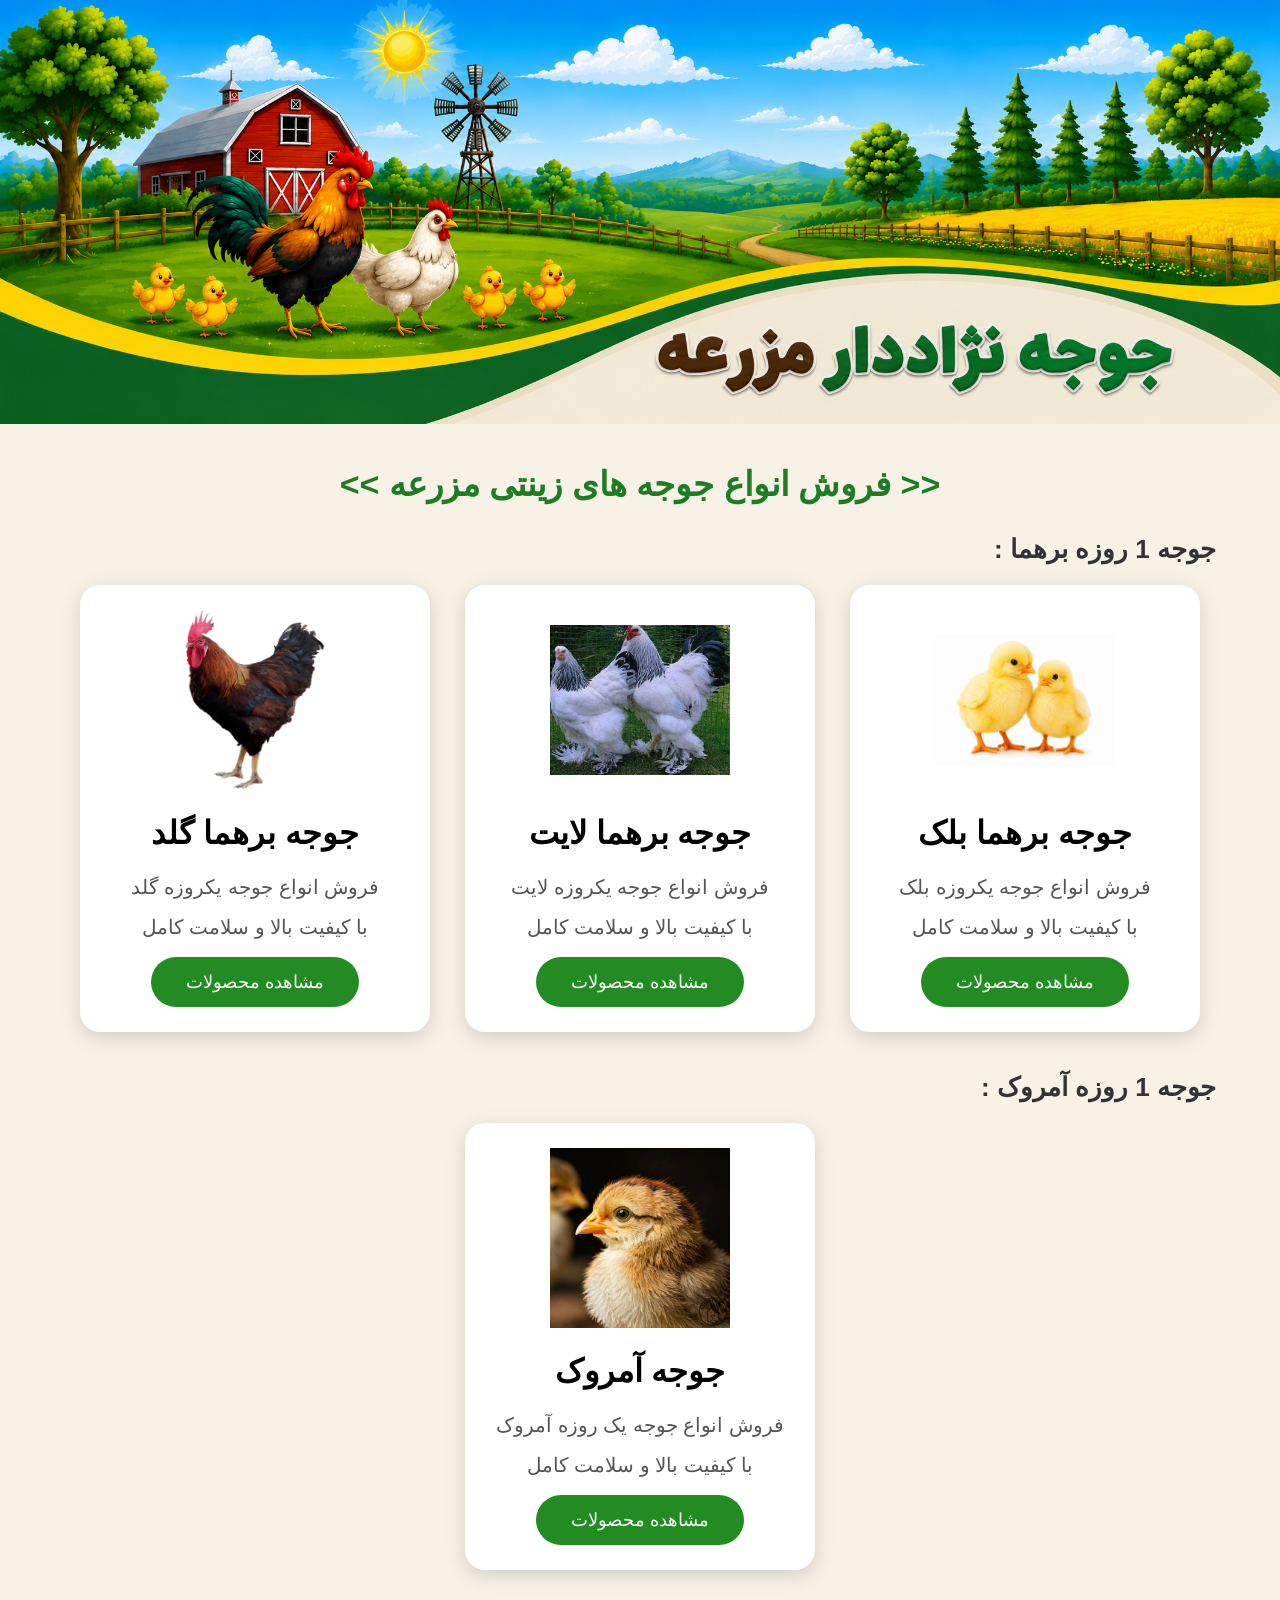
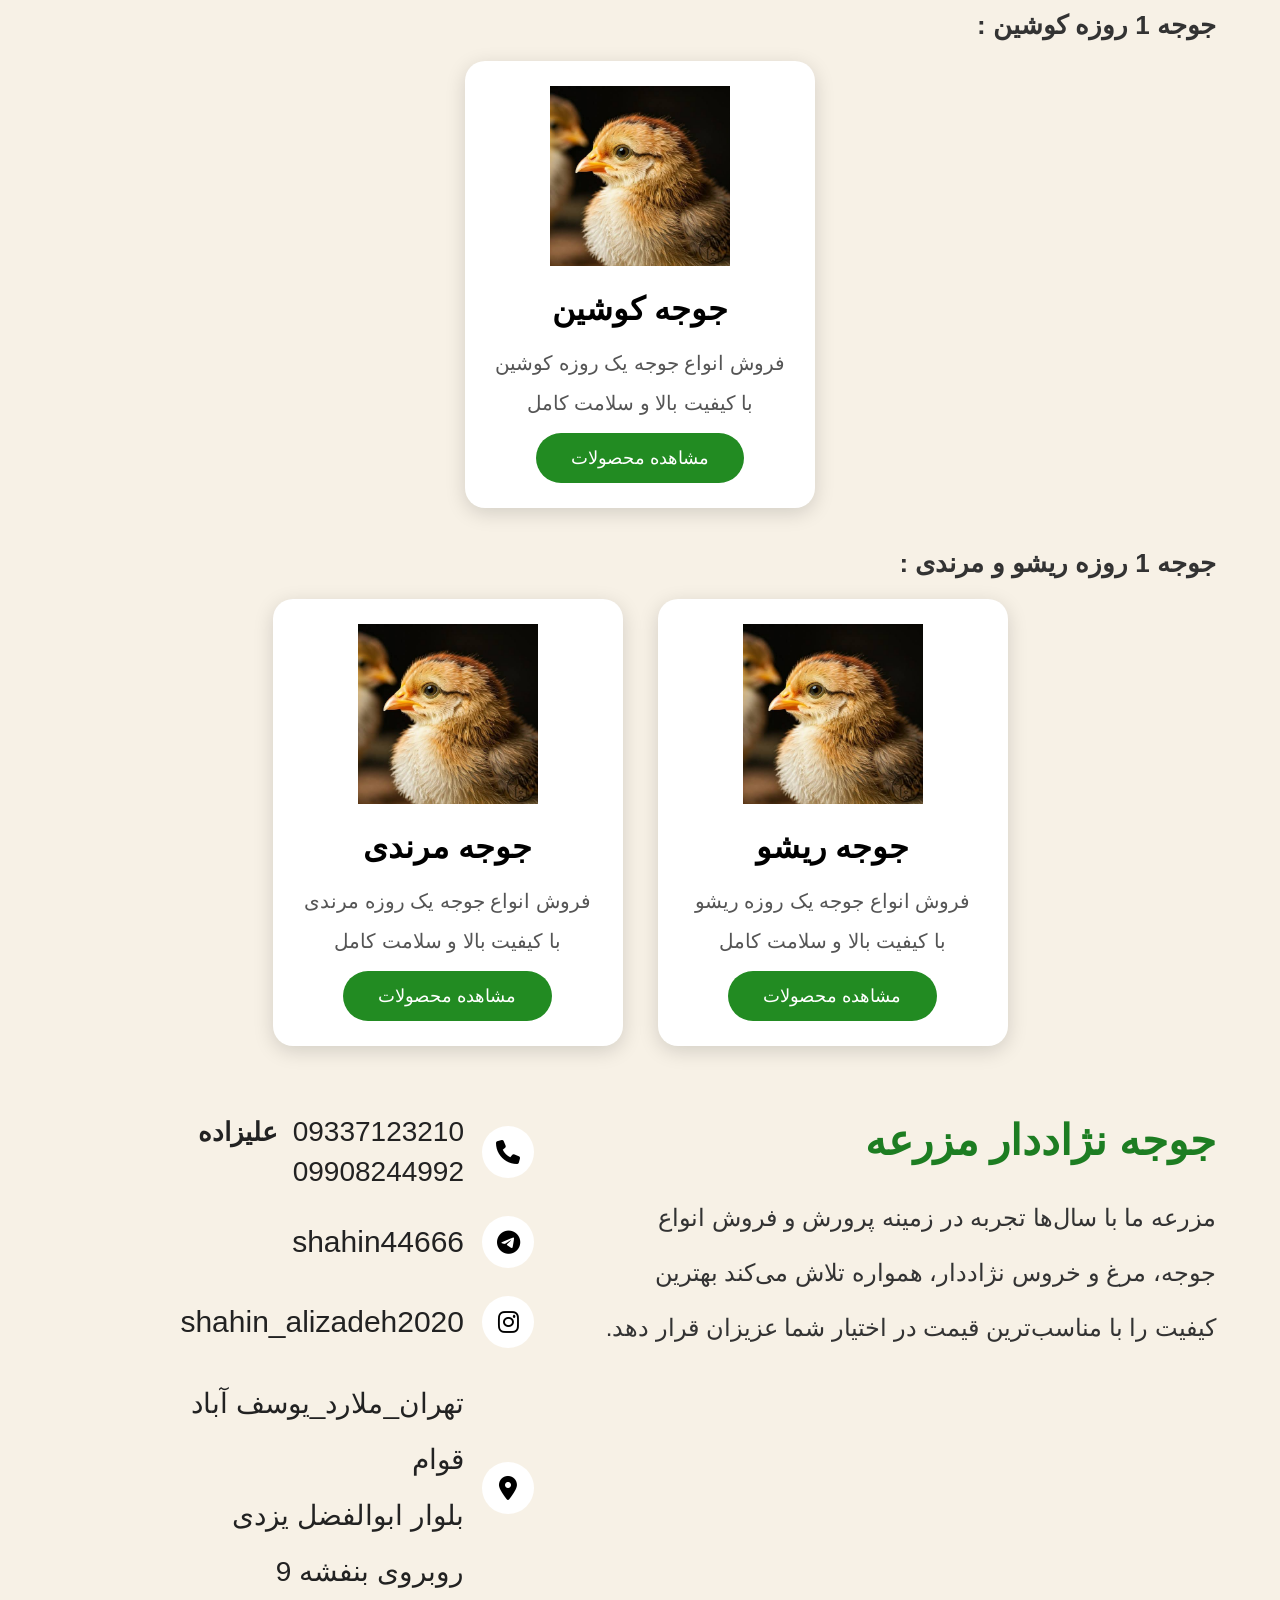
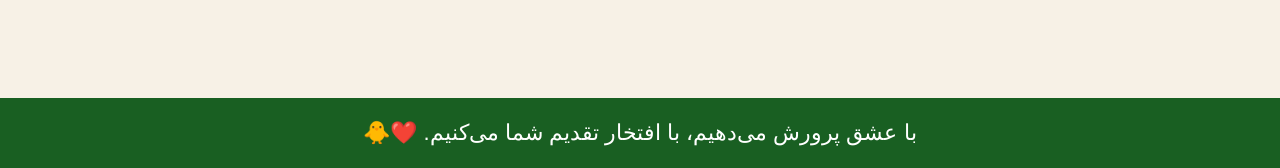
<file: index.html>
<!DOCTYPE html>
<html lang="fa" dir="rtl">
<head>
<meta charset="UTF-8">
<meta name="viewport" content="width=device-width, initial-scale=1.0">
<title>جوجه نژاددار مزرعه</title>
<link rel="icon" type="image/png" href="images/favicon.png">
<link rel="stylesheet" href="https://cdnjs.cloudflare.com/ajax/libs/font-awesome/6.7.2/css/all.min.css">
<link rel="stylesheet" href="css/style.css">
</head>
<body>

<header>
<img src="images/header.png" alt="جوجه نژاددار مزرعه">
</header>

<!-- بخش عناوین -->
<section class="titles-section">
  <h1 class="page-main-title">&lt;&lt; فروش انواع جوجه های زینتی مزرعه &gt;&gt;</h1>
  <h2 class="category-title">جوجه 1 روزه برهما :</h2>
</section>

<!-- کارت‌های برهما -->
<section class="cards">

<div class="card">
<img src="images/black.png" alt="جوجه برهما بلک">
<h2>جوجه برهما بلک</h2>
<p>فروش انواع جوجه یکروزه بلک<br>با کیفیت بالا و سلامت کامل</p>
<a href="brahma-black.html">
  <button>مشاهده محصولات</button>
</a>
</div>

<div class="card">
<img src="images/light.png" alt="جوجه برهما لایت">
<h2>جوجه برهما لایت</h2>
<p>فروش انواع جوجه یکروزه لایت<br>با کیفیت بالا و سلامت کامل</p>
<a href="brahma-light.html">
  <button>مشاهده محصولات</button>
</a>
</div>

<div class="card">
<img src="images/gold.png" alt="جوجه برهما گلد">
<h2>جوجه برهما گلد</h2>
<p>فروش انواع جوجه یکروزه گلد<br>با کیفیت بالا و سلامت کامل</p>
<a href="brahma-gold.html">
  <button>مشاهده محصولات</button>
</a>
</div>

</section>

<!-- بخش کارت آمروک -->
<section class="titles-section">
  <h2 class="category-title">جوجه 1 روزه آمروک :</h2>
</section>

<section class="cards">

<div class="card">
<img src="images/amrock.png" alt="جوجه آمروک">
<h2>جوجه آمروک</h2>
<p>فروش انواع جوجه یک روزه آمروک<br>با کیفیت بالا و سلامت کامل</p>
<a href="amrock.html">
  <button>مشاهده محصولات</button>
</a>
</div>

</section>

<!-- بخش کارت کوشین -->
<section class="titles-section">
  <h2 class="category-title">جوجه 1 روزه کوشین :</h2>
</section>

<section class="cards">

<div class="card">
<img src="images/cochin.png" alt="جوجه کوشین">
<h2>جوجه کوشین</h2>
<p>فروش انواع جوجه یک روزه کوشین<br>با کیفیت بالا و سلامت کامل</p>
<a href="cochin.html">
  <button>مشاهده محصولات</button>
</a>
</div>

</section>

<!-- بخش کارت‌های ریشو و مرندی -->
<section class="titles-section">
  <h2 class="category-title">جوجه 1 روزه ریشو و مرندی :</h2>
</section>

<section class="cards">

<div class="card">
<img src="images/rishoo.png" alt="جوجه ریشو">
<h2>جوجه ریشو</h2>
<p>فروش انواع جوجه یک روزه ریشو<br>با کیفیت بالا و سلامت کامل</p>
<a href="rishoo.html">
  <button>مشاهده محصولات</button>
</a>
</div>

<div class="card">
<img src="images/marandi.png" alt="جوجه مرندی">
<h2>جوجه مرندی</h2>
<p>فروش انواع جوجه یک روزه مرندی<br>با کیفیت بالا و سلامت کامل</p>
<a href="marandi.html">
  <button>مشاهده محصولات</button>
</a>
</div>

</section>

<!-- بخش درباره ما و تماس -->
<section class="about-contact">

<div class="about">
<h2>جوجه نژاددار مزرعه</h2>
<p>
مزرعه ما با سال‌ها تجربه در زمینه پرورش و فروش انواع جوجه، مرغ و خروس نژاددار،
همواره تلاش می‌کند بهترین کیفیت را با مناسب‌ترین قیمت در اختیار شما عزیزان قرار دهد.
</p>
</div>

<div class="contact">

<div class="contact-item">

    <div class="icon">
        <i class="fa-solid fa-phone"></i>
    </div>

    <div class="phone-box">

        <div class="phone-row">
            <span class="phone-number ltr">09337123210</span>
            <span class="phone-name">علیزاده</span>
        </div>

        <div class="phone-row">
            <span class="phone-number ltr">09908244992</span>
        </div>

    </div>

</div>

<div class="contact-item">
<div class="icon"><i class="fa-brands fa-telegram"></i></div>
<span class="ltr">shahin44666</span>
</div>

<div class="contact-item">
<div class="icon"><i class="fa-brands fa-instagram"></i></div>
<span class="ltr">shahin_alizadeh2020</span>
</div>

<div class="contact-item">
<div class="icon"><i class="fa-solid fa-location-dot"></i></div>
<span class="address">
تهران_ملارد_یوسف آباد قوام<br>
بلوار ابوالفضل یزدی  روبروی بنفشه 9
</span>
</div>

</div>

</section>

<footer>
<p>با عشق پرورش می‌دهیم، با افتخار تقدیم شما می‌کنیم. ❤️🐥</p>
</footer>

</body>
</html>
</file>
<file: css/style.css>
*{margin:0;padding:0;box-sizing:border-box}
body{background:#F7F1E6;font-family:Tahoma,sans-serif}
header{width:100%}
header img{width:100%;display:block}

/* استایل عناوین بالای کارت‌ها */
.titles-section{
  width:90%;
  margin:40px auto 10px;
}
.page-main-title{
  text-align:center;
  font-size:34px;
  color:#1d7d22;
  margin-bottom:30px;
  font-weight:bold;
}
.category-title{
  text-align:right;
  font-size:26px;
  color:#333;
  font-weight:bold;
}

.cards{width:90%;margin:20px auto 40px;display:flex;justify-content:center;align-items:flex-start;gap:35px;flex-wrap:wrap}
.card{width:350px;background:#fff;border-radius:20px;padding:25px;text-align:center;box-shadow:0 5px 20px rgba(0,0,0,.15);transition:.3s}
.card:hover{transform:translateY(-8px)}
.card img{width:180px;height:180px;object-fit:contain}
.card h2{font-size:32px;margin:20px 0 15px}
.card p{color:#555;font-size:20px;line-height:2;min-height:90px}
.card button{background:#228B22;color:#fff;border:none;padding:14px 35px;border-radius:40px;cursor:pointer;font-size:18px;transition:.3s}
.card button:hover{background:#196d19}

/* بخش درباره ما و تماس */
.about-contact{width:90%;margin:70px auto;display:flex;justify-content:center;align-items:flex-start;gap:70px}
.about{flex:1}.about h2{color:#1d7d22;font-size:42px;margin-bottom:25px}.about p{font-size:24px;line-height:2.3;color:#333}
.contact{width:430px;padding-left:35px;margin-left:40px}
.contact-item{display:flex;align-items:center;gap:18px;margin-bottom:28px}
.icon{width:52px;height:52px;background:#fff;border-radius:50%;display:flex;justify-content:center;align-items:center;font-size:24px;color:#000;flex-shrink:0}
.ltr{direction:ltr;unicode-bidi:bidi-override;font-size:30px;color:#222}
.address{direction:rtl;font-size:28px;line-height:2;color:#222}

.phone-box{display:flex;flex-direction:column;gap:8px}
.phone-row{display:flex;align-items:center;gap:15px}
.phone-name{font-size:26px;font-weight:bold;color:#222}
.phone-number{direction:ltr;unicode-bidi:bidi-override;font-size:28px}

footer{background:#195f22;color:#fff;text-align:center;padding:22px;margin-top:70px;font-size:22px}

/* ==========================================
   استایل‌های اختصاصی صفحه دوم (محصولات)
   ========================================== */
.product-page {
  width: 90%;
  max-width: 900px;
  margin: 30px auto;
}

.product-title {
  text-align: center;
  font-size: 32px;
  color: #1d7d22;
  margin-bottom: 25px;
}

.section-subtitle {
  text-align: center;
  font-size: 28px;
  color: #1d7d22;
  margin: 35px 0 15px;
}

.gallery-container {
  margin-bottom: 20px;
}

/* اسلایدر افقی اینستاگرامی */
.slider-wrapper {
  position: relative;
  display: flex;
  align-items: center;
}

.instagram-slider {
  display: flex;
  gap: 15px;
  overflow-x: auto;
  scroll-snap-type: x mandatory;
  padding: 10px 5px 15px;
  width: 100%;
  -webkit-overflow-scrolling: touch;
  scroll-behavior: smooth;
}

.instagram-slider::-webkit-scrollbar {
  height: 6px;
}
.instagram-slider::-webkit-scrollbar-thumb {
  background: #1d7d22;
  border-radius: 10px;
}

.instagram-slider img {
  flex: 0 0 80%;
  max-width: 320px;
  height: 280px;
  object-fit: cover;
  border-radius: 18px;
  scroll-snap-align: center;
  box-shadow: 0 5px 15px rgba(0,0,0,0.12);
  background: #fff;
}

/* دکمه‌های بعدی و قبلی چپ/راست */
.slider-btn {
  position: absolute;
  top: 50%;
  transform: translateY(-50%);
  background: rgba(29, 125, 34, 0.85);
  color: #fff;
  border: none;
  width: 42px;
  height: 42px;
  border-radius: 50%;
  font-size: 20px;
  cursor: pointer;
  z-index: 10;
  display: flex;
  justify-content: center;
  align-items: center;
  box-shadow: 0 4px 10px rgba(0,0,0,0.25);
  transition: background 0.3s, transform 0.2s;
}

.slider-btn:hover {
  background: #196d19;
  transform: translateY(-50%) scale(1.1);
}

.prev-btn {
  right: -18px;
}

.next-btn {
  left: -18px;
}

.slider-hint {
  text-align: center;
  font-size: 14px;
  color: #777;
  margin-top: 8px;
}

/* قیمت زیر عکس مولد */
.price-box {
  background: #fff;
  border: 2px dashed #1d7d22;
  border-radius: 15px;
  padding: 15px 30px;
  text-align: center;
  width: fit-content;
  margin: 35px auto 25px;
  box-shadow: 0 4px 10px rgba(0,0,0,0.05);
}

.price-amount {
  font-size: 24px;
  font-weight: bold;
  color: #222;
}

/* باکس توضیحات محصول */
.product-description {
  background: #fff;
  border-radius: 18px;
  padding: 25px;
  margin: 30px 0;
  box-shadow: 0 4px 15px rgba(0,0,0,0.06);
}

.product-description h3 {
  font-size: 22px;
  color: #1d7d22;
  margin-bottom: 12px;
}

.product-description p {
  font-size: 18px;
  line-height: 2;
  color: #444;
}

.back-btn-container {
  text-align: center;
  margin: 30px 0 20px;
}

.back-btn {
  display: inline-block;
  background: #333;
  color: #fff;
  text-decoration: none;
  padding: 12px 30px;
  border-radius: 25px;
  font-size: 18px;
  transition: 0.3s;
}

.back-btn:hover {
  background: #1d7d22;
}

/* ریسپانسو موبایل و تبلت */
@media(max-width:992px){
.cards{flex-direction:column;align-items:center}
.card{width:95%;max-width:420px}
.about-contact{flex-direction:column;gap:40px}
.about{text-align:center}
.about h2{font-size:34px}.about p{font-size:22px}
.contact{width:100%;max-width:500px;padding-left:0;margin:0 auto}
}

@media(max-width:768px){
.page-main-title{font-size:26px;margin-bottom:20px}
.category-title{font-size:22px;text-align:center}
.card{width:92%;padding:20px}
.card img{width:150px;height:150px}
.card h2{font-size:28px}
.card p{font-size:18px;min-height:auto}
.card button{width:100%}
.about-contact{width:92%;margin:50px auto}
.about h2{font-size:30px}.about p{font-size:19px}
.icon{width:46px;height:46px;font-size:20px}
.ltr,.address{font-size:20px}
footer{font-size:18px;padding:18px}
.prev-btn { right: 2px; }
.next-btn { left: 2px; }
}
</file>
